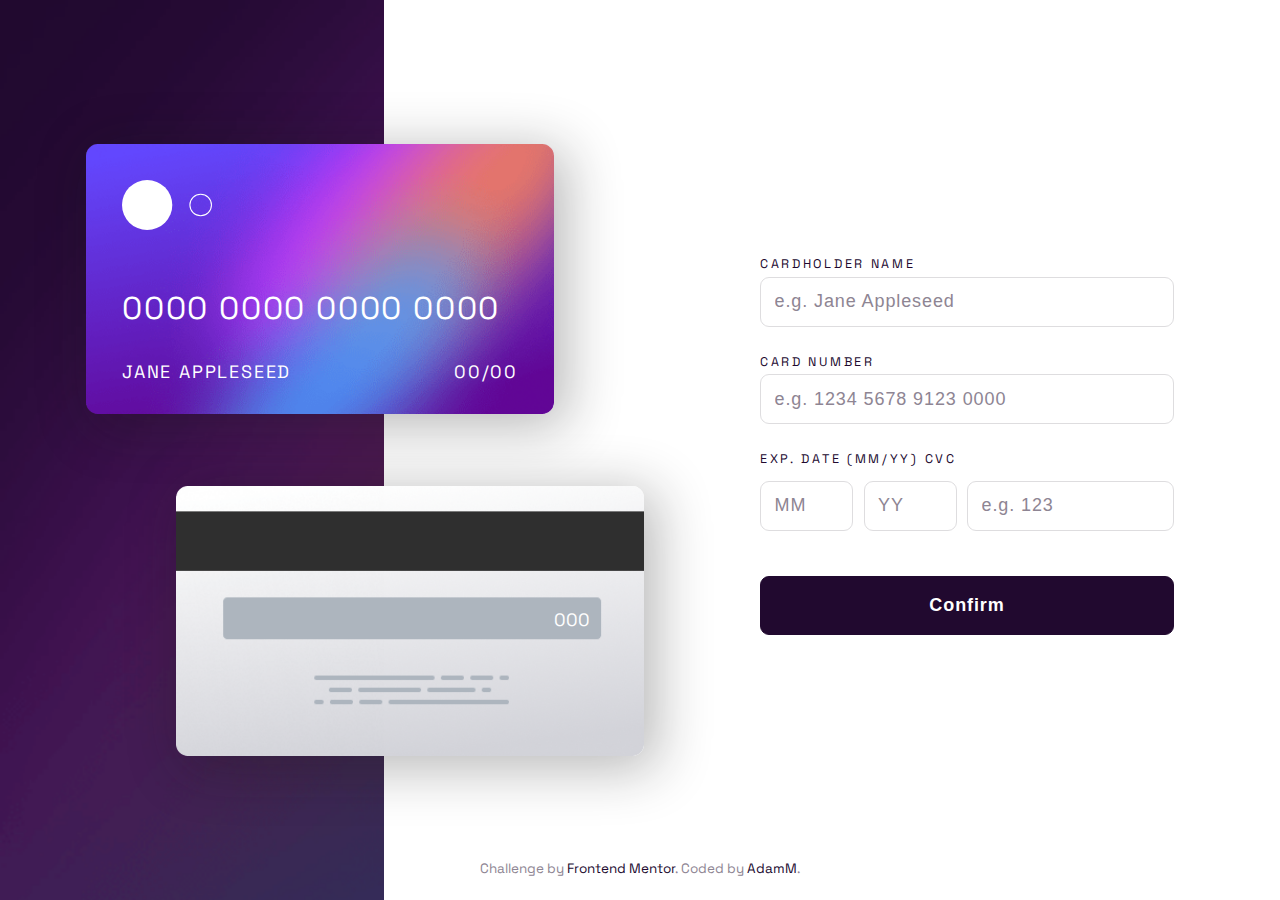
<file: interactive-card-details/index.html>
<!DOCTYPE html>
<html lang="en">
  <head>
    <meta charset="UTF-8" />
    <meta name="viewport" content="width=device-width, initial-scale=1.0" />
    <!-- displays site properly based on user's device -->

    <link
      rel="icon"
      type="image/png"
      sizes="32x32"
      href="./images/favicon-32x32.png"
    />

    <title>Frontend Mentor | Interactive card details form</title>

    <!-- custom style css -->
    <link rel="stylesheet" href="main.css" />
  </head>
  <body>
    <main>
      <!-- main form-container -->
      <div class="main-container">
        <!--div left-->
        <div class="left flex">
          <div class="bank-card back-view">
            <img
              class="bank-card-img"
              src="images/bg-card-back.png"
              alt="bank-card-back view"
            />
            <span id="cvc">000</span>
          </div>

          <div class="bank-card front-view">
            <img
              class="bank-card-img"
              src="images/bg-card-front.png"
              alt="front-card-back view"
            />
            <img id="logo" src="images/card-logo.svg" alt="card logo" />

            <span id="card-number">0000 0000 0000 0000</span>
            <span id="name">Jane Appleseed</span>
            <span id="exp-date"
              ><span id="exp-month">00</span>/<span id="exp-year"
                >00</span
              ></span
            >
          </div>
        </div>
        <!-- /.left-->

        <!--div right-->
        <div class="right flex">
          <!--form-->
          <form id="my-form" action="#">
            <!--form-container-->
            <div class="form-container">
              <!--name-->
              <label for="card-name-input">Cardholder Name</label>
              <input
                class="input"
                id="card-name-input"
                type="text"
                placeholder="e.g. Jane Appleseed"
              />
              <span class="errorMes" role="alert" aria-hidden="true"
                >Can't be blank</span
              >
              <!-- card-number -->
              <label for="card-number-input">Card Number</label>
              <input
                class="input detail-input"
                id="card-number-input"
                type="text"
                placeholder="e.g. 1234 5678 9123 0000"
              />
              <span class="errorMes" role="alert" aria-hidden="true"
                >Can't be blank</span
              >
              <!--exp date and cvc-->
              <label>Exp. Date (MM/YY) CVC</label>
              <div class="details-container">
                <div class="input-area">
                  <input
                    class="input detail-input"
                    id="month-input"
                    type="text"
                    placeholder="MM"
                  />
                  <span class="errorMes" role="alert" aria-hidden="true"
                    >Can't be blank</span
                  >
                </div>
                <div class="input-area">
                  <input
                    class="input detail-input"
                    id="year-input"
                    type="text"
                    placeholder="YY"
                  />
                  <span class="errorMes" role="alert" aria-hidden="true"
                    >Can't be blank</span
                  >
                </div>
                <div class="input-area">
                  <input
                    class="input detail-input"
                    id="cvc-input"
                    type="text"
                    placeholder="e.g. 123"
                  />
                  <span class="errorMes" role="alert" aria-hidden="true"
                    >Can't be blank</span
                  >
                </div>
              </div>
              <button class="btn" type="Submit">Confirm</button>
            </div>
            <!--/.form-container-->
          </form>
          <!--/form-->
          <div id="confirm" class="hidden flex">
            <img src="images/icon-complete.svg" alt="icon complete" />
            <h2>Thank You</h2>
            <span> We've added your card details</span>

            <button id="continue" class="btn" type="submit">Confirm</button>
          </div>
        </div>
        <!--/.right-->
      </div>
      <!--/.main-container-->
    </main>
    <footer class="attribution">
      Challenge by
      <a href="https://www.frontendmentor.io?ref=challenge" target="_blank"
        >Frontend Mentor</a
      >. Coded by <a href="https://github.com/AdamMzkr">AdamM</a>.
    </footer>
 <script src="main.js"></script>
  </body>
 
</html>
</file>
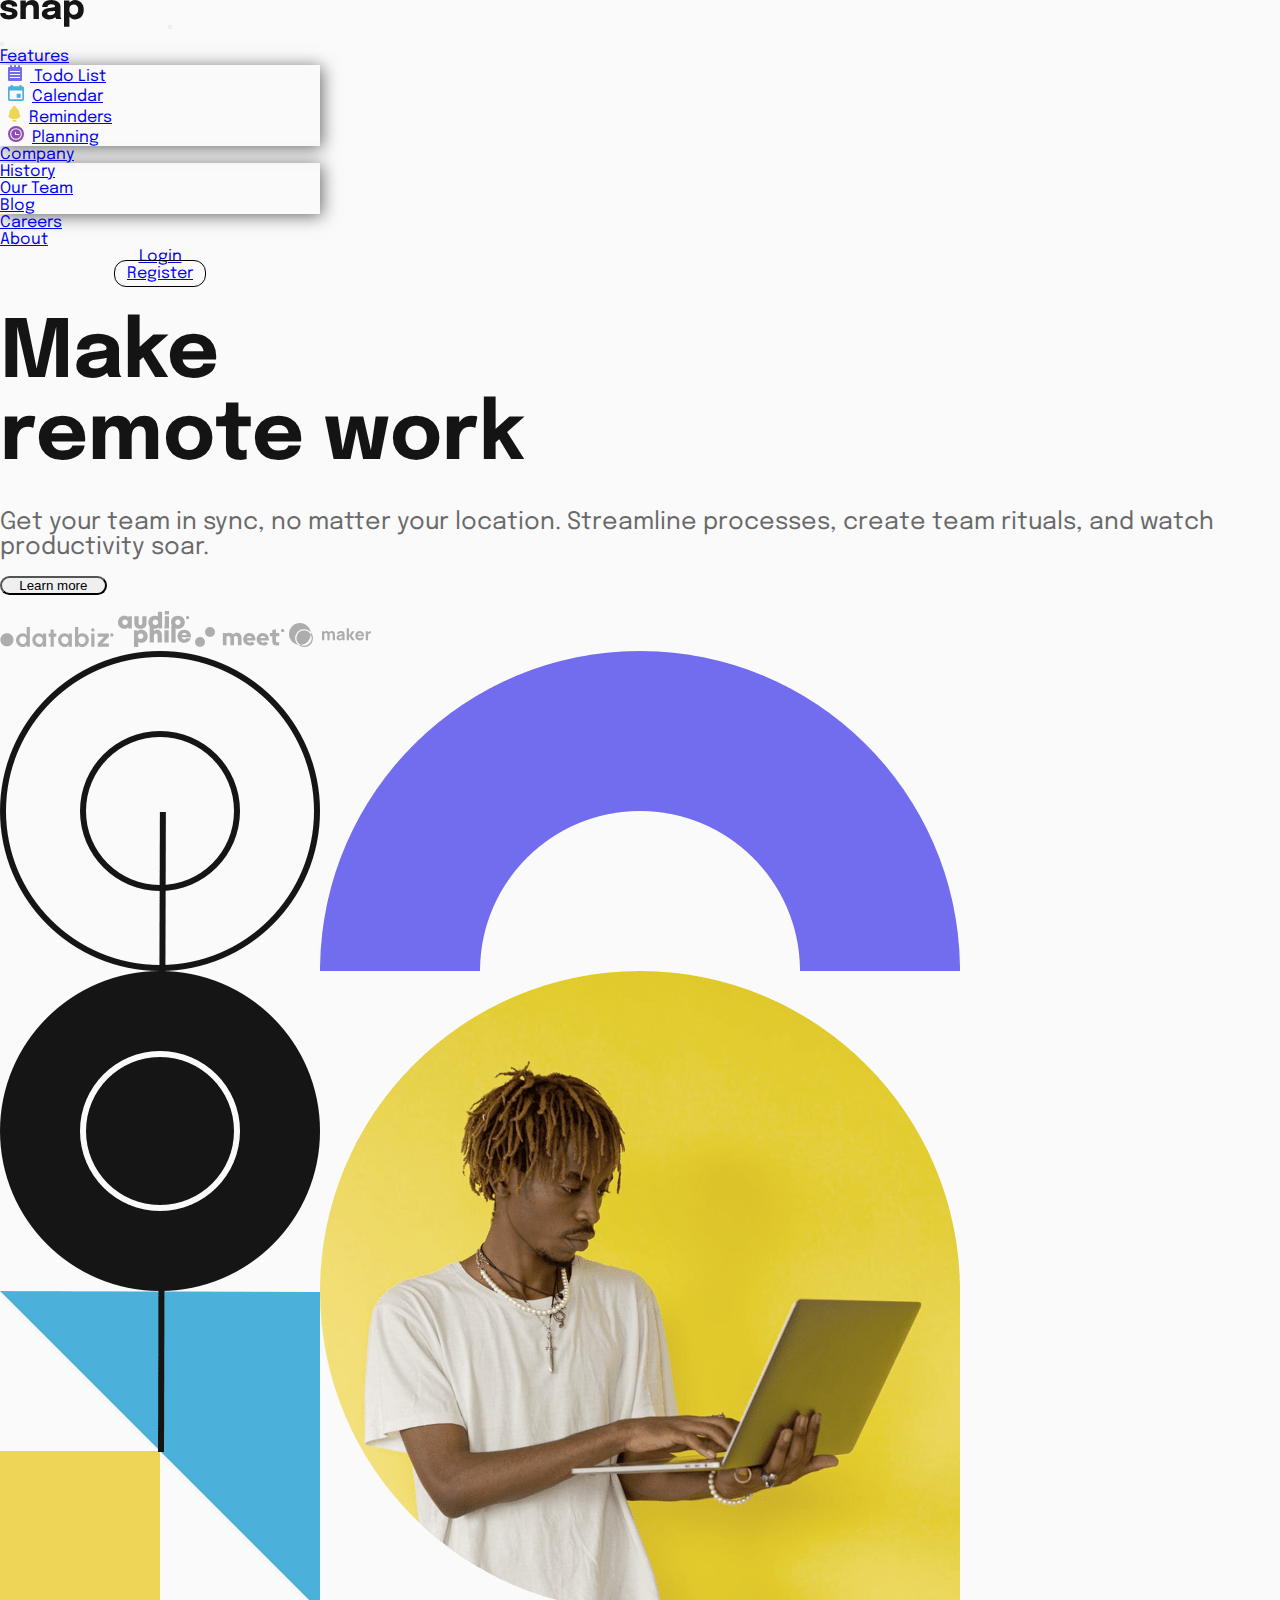
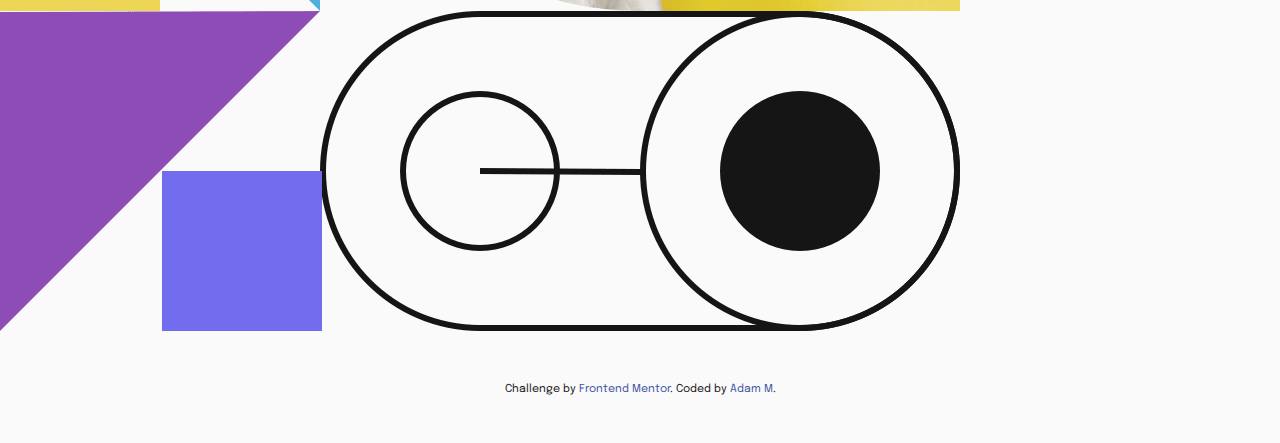
<file: intro-section-dropdown-nav/index.html>
<!DOCTYPE html>
<html lang="en">
  <head>
    <meta charset="UTF-8" />
    <meta name="viewport" content="width=device-width, initial-scale=1.0" />
    <!-- displays site properly based on user's device -->

    <link
      rel="icon"
      type="image/png"
      sizes="32x32"
      href="./images/favicon-32x32.png"
    />

    <title>Frontend Mentor | Intro section with dropdown navigation</title>

    <!-- Feel free to remove these styles or customise in your own stylesheet 👍 -->
    <link rel="stylesheet" href="main.css" />
    <!-- add bootstrap -->
    <link
      href="https://cdn.jsdelivr.net/npm/bootstrap@5.2.2/dist/css/bootstrap.min.css"
      rel="stylesheet"
      integrity="sha384-Zenh87qX5JnK2Jl0vWa8Ck2rdkQ2Bzep5IDxbcnCeuOxjzrPF/et3URy9Bv1WTRi"
      crossorigin="anonymous"
    />
    <script
      src="https://cdn.jsdelivr.net/npm/bootstrap@5.2.2/dist/js/bootstrap.bundle.min.js"
      integrity="sha384-OERcA2EqjJCMA+/3y+gxIOqMEjwtxJY7qPCqsdltbNJuaOe923+mo//f6V8Qbsw3"
      crossorigin="anonymous"
    ></script>
  </head>
  <body>
    <!-- navigation start -->
    <nav class="navbar navbar-expand-lg">
      <div class="container">
        <a class="navbar-brand logo fw-bold fs-1" href="#"
          ><img src="images/logo.svg" alt="logo"
        /></a>
        <button
          class="navbar-toggler"
          type="button"
          data-bs-toggle="offcanvas"
          data-bs-target="#offcanvasNavbar"
          aria-controls="offcanvasNavbar"
        >
          <span class="navbar-toggler-icon"></span>
        </button>
        <div class="offcanvas offcanvas-end" tabindex="-1" id="offcanvasNavbar">
          <div class="offcanvas-header">
            <span></span>
            <button
              type="button"
              class="btn-close"
              data-bs-dismiss="offcanvas"
              aria-label="Close"
            ></button>
          </div>
          <!-- offcans-bosy start -->
          <div class="offcanvas-body">
            <ul class="navbar-nav justify-content-start flex-grow-1 pe-3">
              <li class="nav-item dropdown">
                <a
                  class="nav-link dropdown-toggle"
                  href="#"
                  role="button"
                  data-bs-toggle="dropdown"
                  aria-expanded="false"
                >
                  Features
                </a>
                <ul class="dropdown-menu border-0">
                  <li>
                    <a class="dropdown-item" href="#"
                      ><img class="icon" src="images/icon-todo.svg" alt="" />
                      Todo List</a
                    >
                  </li>
                  <li>
                    <a class="dropdown-item" href="#"
                      ><img
                        class="icon"
                        src="images/icon-calendar.svg"
                        alt=""
                      />Calendar</a
                    >
                  </li>
                  <li>
                    <a class="dropdown-item" href="#"
                      ><img
                        class="icon"
                        src="images/icon-reminders.svg"
                        alt=""
                      />Reminders</a
                    >
                  </li>
                  <li>
                    <a class="dropdown-item" href="#"
                      ><img
                        class="icon"
                        src="images/icon-planning.svg"
                        alt=""
                      />Planning</a
                    >
                  </li>
                </ul>
              </li>
              <li class="nav-item dropdown">
                <a
                  class="nav-link dropdown-toggle"
                  href="#"
                  role="button"
                  data-bs-toggle="dropdown"
                  aria-expanded="false"
                >
                  Company
                </a>
                <ul class="dropdown-menu border-0">
                  <li><a class="dropdown-item" href="#">History</a></li>
                  <li><a class="dropdown-item" href="#">Our Team</a></li>
                  <li><a class="dropdown-item" href="#">Blog</a></li>
                </ul>
              </li>
              <li class="nav-item">
                <a class="nav-link" href="#">Careers</a>
              </li>
              <li class="nav-item">
                <a class="nav-link" href="#">About</a>
              </li>
            </ul>
            <ul
              class="navbar-nav login-nav justify-content-center justify-content-lg-end flex-grow-1 pe-3"
            >
              <li class="nav-item">
                <a class="nav-link" href="#">Login</a>
              </li>
              <li class="nav-item">
                <a id="register" class="nav-link" href="#">Register </a>
              </li>
            </ul>
          </div>
          <!-- offcans-bosy end -->
        </div>
      </div>
    </nav>
    <!-- navigation end -->

    <main>
      <div class="container">
        <div class="row hero d-flex">
          <!-- start left section -->
          <section
            class="d-flex flex-column content col-12 col-lg-7 order-2 order-lg-1"
          >
            <h1 class="fw-bold my-4">
              Make<br />
              remote work
            </h1>
            <p class="px-2">
              Get your team in sync, no matter your location. Streamline
              processes, create team rituals, and watch productivity soar.
            </p>
            <button type="button" class="btn btn-dark">Learn more</button>
            <div class="clients my-5 mx-2">
              <div class="row">
                <img
                  class="col-3 p-4"
                  src="images/client-databiz.svg"
                  alt="client databiz logo "
                />
                <img
                  class="col-3"
                  src="images/client-audiophile.svg"
                  alt="client audiophile logo "
                />
                <img
                  class="col-3 p-4"
                  src="images/client-meet.svg"
                  alt="client meet logo "
                />
                <img
                  class="col-3 p-3"
                  src="images/client-maker.svg"
                  alt="client maker "
                />
              </div>
            </div>
          </section>
          <!-- end left section -->
          <div class="col-12 col-lg-5 order-1 order-lg-2">
            <img
              class="hero-image img-fluid"
              src="images/image-hero-mobile.png"
              alt="hero image"
            />
          </div>
        </div>
      </div>
    </main>
    <footer class="attribution py-3">
      Challenge by
      <a href="https://www.frontendmentor.io?ref=challenge" target="_blank"
        >Frontend Mentor</a
      >. Coded by <a href="#">Adam M</a>.
    </footer>
  </body>
</html>
</file>
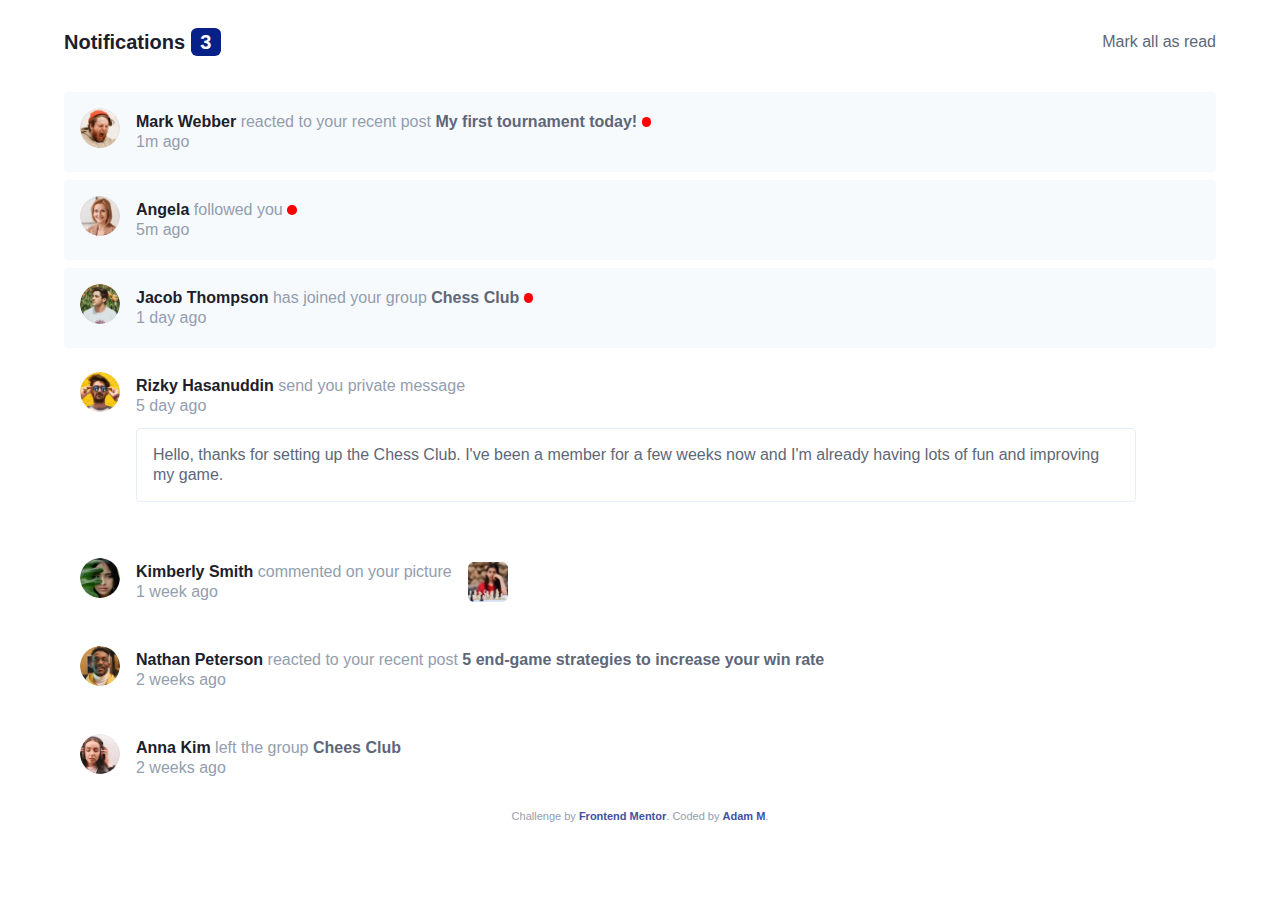
<file: notificatios-page/index.html>
<!DOCTYPE html>
<html lang="en">
  <head>
    <meta charset="UTF-8" />
    <meta name="viewport" content="width=device-width, initial-scale=1.0" />
    <!-- displays site properly based on user's device -->

    <link
      rel="icon"
      type="image/png"
      sizes="32x32"
      href="./images/favicon-32x32.png"
    />

    <title>Frontend Mentor | Notifications page</title>

    <!-- Feel free to remove these styles or customise in your own stylesheet 👍 -->
    <link rel="stylesheet" href="main.css" />
  </head>
  <body>
    <main>
      <div class="container">
        <header class="f-row">
          <h1>Notifications <span id="counter">3</span></h1>
          <span id="done">Mark all as read</span>
        </header>
        <!-- section with messages -->
        <div id="messages">
          <!-- 1st message -->
          <div class="message new f-row">
            <img
              class="img"
              src="images/avatar-mark-webber.webp"
              alt="Marc avatar"
            />
            <div class="text">
              <a class="user" href="#">Mark Webber</a> reacted to your recent
              post <a class="post" href="#">My first tournament today!</a>
              <div class="dot"></div>

              <span class="time">1m ago</span>
            </div>
          </div>
          <!-- 2nd message -->
          <div class="message new f-row">
            <img
              class="img"
              src="images/avatar-angela-gray.webp"
              alt="Angela avatar"
            />
            <div class="text">
              <a class="user" href="#">Angela</a> followed you
              <div class="dot"></div>

              <span class="time">5m ago</span>
            </div>
          </div>
          <!-- 3th message -->
          <div class="message new f-row">
            <img
              class="img"
              src="images/avatar-jacob-thompson.webp"
              alt="Jacob avatar"
            />
            <div class="text">
              <a class="user" href="#"> Jacob Thompson</a> has joined your group
              <a class="post" href="#">Chess Club</a>
              <div class="dot"></div>

              <span class="time">1 day ago</span>
            </div>
          </div>
          <!-- 4th message -->
          <div class="message f-row">
            <img
              class="img"
              src="images/avatar-rizky-hasanuddin.webp"
              alt="Rizky avatar"
            />
            <div class="text">
              <a class="user" href="#"> Rizky Hasanuddin</a> send you private
              message
              <span class="time">5 day ago</span>
              <p class="private-mess">
                Hello, thanks for setting up the Chess Club. I've been a member
                for a few weeks now and I'm already having lots of fun and
                improving my game.
              </p>
            </div>
          </div>
          <!-- 5th message -->
          <div class="message f-row">
            <img
              class="img"
              src="images/avatar-kimberly-smith.webp"
              alt="Kimberly avatar"
            />
            <div class="text">
              <div class="comment f-row">
                <div class="left">
                  <a class="user" href="#"> Kimberly Smith</a> commented on your
                  picture
                  <span class="time">1 week ago</span>
                </div>
                <img
                  class="picture"
                  src="images/image-chess.webp"
                  alt="chees picture"
                />
              </div>
            </div>
          </div>
          <!-- 6th message -->
          <div class="message f-row">
            <img
              class="img"
              src="images/avatar-nathan-peterson.webp"
              alt="Nathan avatar"
            />
            <div class="text">
              <a class="user" href="#"> Nathan Peterson</a> reacted to your
              recent post
              <a class="post" href="#"
                >5 end-game strategies to increase your win rate</a
              >
              <span class="time"> 2 weeks ago</span>
            </div>
          </div>
          <!-- 7th message -->
          <div class="message f-row">
            <img
              class="img"
              src="images/avatar-anna-kim.webp"
              alt="Anna avatar"
            />
            <div class="text">
              <a class="user" href="#">Anna Kim</a> left the group
              <a class="post" href="#">Chees Club</a>

              <span class="time">2 weeks ago</span>
            </div>
          </div>
          <!--end messages-->
        </div>
      </div>
    </main>
    <footer class="attribution">
      Challenge by
      <a href="https://www.frontendmentor.io?ref=challenge" target="_blank"
        >Frontend Mentor</a
      >. Coded by <a href="https://github.com/AdamMzkr">Adam M</a>.
    </footer>
    <script src="main.js"></script>
  </body>
</html>
</file>
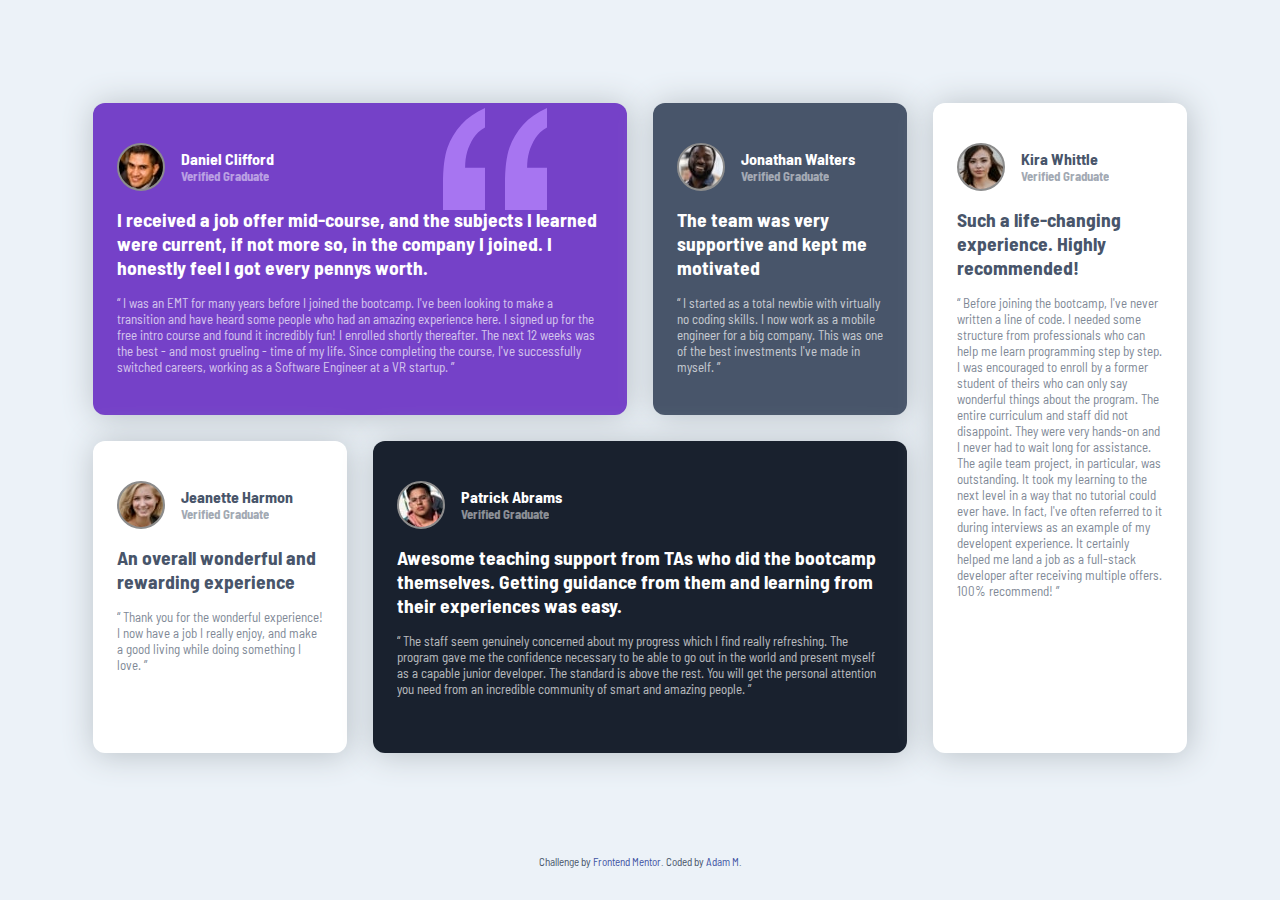
<file: testimonials-grid/index.html>
<!DOCTYPE html>
<html lang="en">
  <head>
    <meta charset="UTF-8" />
    <meta name="viewport" content="width=device-width, initial-scale=1.0" />
    <!-- displays site properly based on user's device -->

    <link
      rel="icon"
      type="image/png"
      sizes="32x32"
      href="./images/favicon-32x32.png"
    />

    <title>Frontend Mentor | [Challenge Name Here]</title>

    <!-- Feel free to remove these styles or customise in your own stylesheet 👍 -->
    <link rel="stylesheet" href="main.css" />
  </head>
  <body>
    <main>
      <div class="container grid">
        <section id="dan" class="testimonial">
          <header class="flex">
            <div class="avatar"></div>
            <div class="user-name">
              <h1>Daniel Clifford</h1>
              <h3>Verified Graduate</h3>
            </div>
          </header>

          <h2>
            I received a job offer mid-course, and the subjects I learned were
            current, if not more so, in the company I joined. I honestly feel I
            got every pennys worth.
          </h2>
          <p>
            “ I was an EMT for many years before I joined the bootcamp. I've
            been looking to make a transition and have heard some people who had
            an amazing experience here. I signed up for the free intro course
            and found it incredibly fun! I enrolled shortly thereafter. The next
            12 weeks was the best - and most grueling - time of my life. Since
            completing the course, I've successfully switched careers, working
            as a Software Engineer at a VR startup. ”
          </p>
        </section>

        <section id="joan" class="testimonial">
          <header class="flex">
            <div class="avatar"></div>
            <div class="user-name">
              <h1>Jonathan Walters</h1>
              <h3>Verified Graduate</h3>
            </div>
          </header>

          <h2>The team was very supportive and kept me motivated</h2>

          <p>
            “ I started as a total newbie with virtually no coding skills. I now
            work as a mobile engineer for a big company. This was one of the
            best investments I've made in myself. ”
          </p>
        </section>

        <section id="jean" class="testimonial">
          <header class="flex">
            <div class="avatar"></div>
            <div class="user-name">
              <h1>Jeanette Harmon</h1>
              <h3>Verified Graduate</h3>
            </div>
          </header>

          <h2>An overall wonderful and rewarding experience</h2>

          <p>
            “ Thank you for the wonderful experience! I now have a job I really
            enjoy, and make a good living while doing something I love. ”
          </p>
        </section>

        <section id="pat" class="testimonial">
          <header class="flex">
            <div class="avatar"></div>
            <div class="user-name">
              <h1>Patrick Abrams</h1>
              <h3>Verified Graduate</h3>
            </div>
          </header>

          <h2>
            Awesome teaching support from TAs who did the bootcamp themselves.
            Getting guidance from them and learning from their experiences was
            easy.
          </h2>

          <p>
            “ The staff seem genuinely concerned about my progress which I find
            really refreshing. The program gave me the confidence necessary to
            be able to go out in the world and present myself as a capable
            junior developer. The standard is above the rest. You will get the
            personal attention you need from an incredible community of smart
            and amazing people. ”
          </p>
        </section>

        <section id="kir" class="testimonial">
          <header class="flex">
            <div class="avatar"></div>
            <div class="user-name">
              <h1>Kira Whittle</h1>
              <h3>Verified Graduate</h3>
            </div>
          </header>

          <h2>Such a life-changing experience. Highly recommended!</h2>
          <p>
            “ Before joining the bootcamp, I've never written a line of code. I
            needed some structure from professionals who can help me learn
            programming step by step. I was encouraged to enroll by a former
            student of theirs who can only say wonderful things about the
            program. The entire curriculum and staff did not disappoint. They
            were very hands-on and I never had to wait long for assistance. The
            agile team project, in particular, was outstanding. It took my
            learning to the next level in a way that no tutorial could ever
            have. In fact, I've often referred to it during interviews as an
            example of my developent experience. It certainly helped me land a
            job as a full-stack developer after receiving multiple offers. 100%
            recommend! ”
          </p>
        </section>
      </div>
    </main>

    <footer class="attribution">
      Challenge by
      <a href="https://www.frontendmentor.io?ref=challenge" target="_blank"
        >Frontend Mentor</a
      >. Coded by <a href="#">Adam M</a>.
    </footer>
  </body>
</html>
</file>
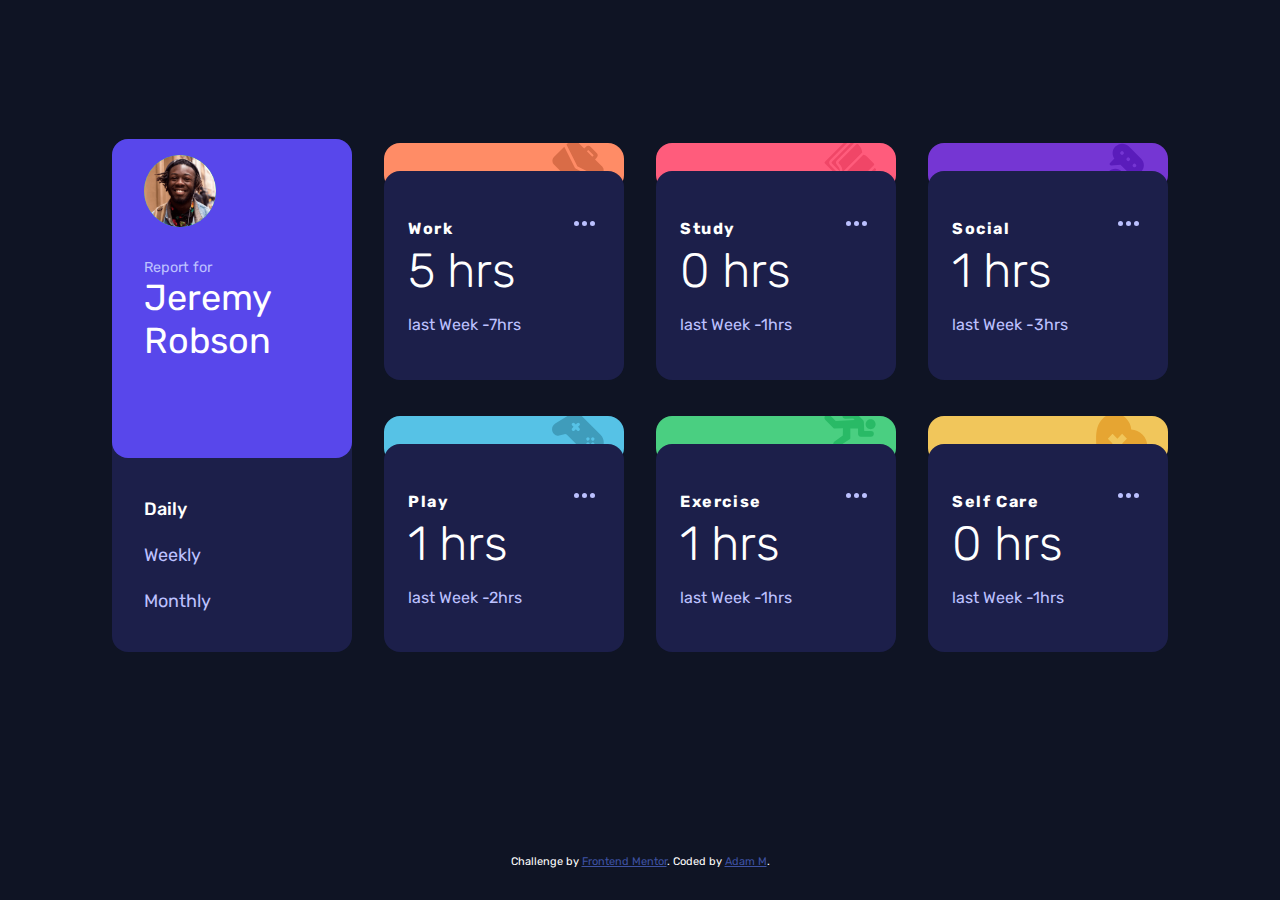
<file: time-tracking-dashboard/index.html>
<!DOCTYPE html>
<html lang="en">
  <head>
    <meta charset="UTF-8" />
    <meta name="viewport" content="width=device-width, initial-scale=1.0" />
    <!-- displays site properly based on user's device -->

    <link
      rel="icon"
      type="image/png"
      sizes="32x32"
      href="./images/favicon-32x32.png"
    />

    <title>Frontend Mentor | Time tracking dashboard</title>

    <!-- Feel free to remove these styles or customise in your own stylesheet 👍 -->
    <link rel="stylesheet" href="main.css" />
  </head>
  <body>
    <main>
      <div class="container grid">
        <!-- user-info start -->
        <section id="user-info">
          <article id="user-data">
            <div class="container flex">
              <img
                class="avatar"
                src="images/image-jeremy.png"
                alt="robson face"
              />
              <h1>
                <span>Report for</span>
                Jeremy Robson
              </h1>
            </div>
          </article>
          <div class="time">
            <ul>
              <li id="day" class="active">Daily</li>
              <li id="week">Weekly</li>
              <li id="month">Monthly</li>
            </ul>
          </div>
        </section>
        <!-- user-info end -->
        <section class="activity" id="work">
          <header class="header"></header>
          <div class="activ-container">
            <div class="cont-title">
              <h2 class="activ-name">Work</h2>
              <div class="dot"></div>
            </div>
            <div class="details">
              <h1 class="activ-time"><span class="current">5</span> hrs</h1>
              <h3>last Week -<span class="last">7</span>hrs</h3>
            </div>
          </div>
        </section>

        <section class="activity" id="play">
          <header class="header"></header>
          <div class="activ-container">
            <div class="cont-title">
              <h2 class="activ-name">Play</h2>
              <div class="dot"></div>
            </div>
            <div class="details">
              <h1 class="activ-time"><span class="current">5</span> hrs</h1>
              <h3>last Week -<span class="last">7</span>hrs</h3>
            </div>
          </div>
        </section>

        <section class="activity" id="study">
          <header class="header"></header>
          <div class="activ-container">
            <div class="cont-title">
              <h2 class="activ-name">Study</h2>
              <div class="dot"></div>
            </div>
            <div class="details">
              <h1 class="activ-time"><span class="current">5</span> hrs</h1>
              <h3>last Week -<span class="last">7</span>hrs</h3>
            </div>
          </div>
        </section>

        <section class="activity" id="exercise">
          <header class="header"></header>
          <div class="activ-container">
            <div class="cont-title">
              <h2 class="activ-name">Exercise</h2>
              <div class="dot"></div>
            </div>
            <div class="details">
              <h1 class="activ-time"><span class="current">5</span> hrs</h1>
              <h3>last Week -<span class="last">7</span>hrs</h3>
            </div>
          </div>
        </section>

        <section class="activity" id="social">
          <header class="header"></header>
          <div class="activ-container">
            <div class="cont-title">
              <h2 class="activ-name">Social</h2>
              <div class="dot"></div>
            </div>
            <div class="details">
              <h1 class="activ-time"><span class="current">5</span> hrs</h1>
              <h3>last Week -<span class="last">7</span>hrs</h3>
            </div>
          </div>
        </section>

        <section class="activity" id="self-care">
          <header class="header"></header>
          <div class="activ-container">
            <div class="cont-title">
              <h2 class="activ-name">Self Care</h2>
              <div class="dot"></div>
            </div>
            <div class="details">
              <h1 class="activ-time"><span class="current">5</span> hrs</h1>
              <h3>last Week -<span class="last">7</span>hrs</h3>
            </div>
          </div>
        </section>

        <div class="draft">
          Work 5hrs
          <!-- daily -->
          Previous - 7hrs
          <!-- daily -->
          32hrs
          <!-- weekly -->
          Previous - 36hrs
          <!-- weekly -->
          103hrs
          <!-- monthly -->
          Previous - 128hrs
          <!-- monthly -->

          Play 1hr
          <!-- daily -->
          Previous - 2hrs
          <!-- daily -->
          10hrs
          <!-- weekly -->
          Previous - 8hrs
          <!-- weekly -->
          23hrs
          <!-- monthly -->
          Previous - 29hrs
          <!-- monthly -->

          Study 0hrs
          <!-- daily -->
          Previous - 1hr
          <!-- daily -->
          4hrs
          <!-- weekly -->
          Previous - 7hrs
          <!-- weekly -->
          13hrs
          <!-- monthly -->
          Previous - 19hrs
          <!-- monthly -->

          Exercise 1hr
          <!-- daily -->
          Previous - 1hr
          <!-- daily -->
          4hrs
          <!-- weekly -->
          Previous - 5hrs
          <!-- weekly -->
          11hrs
          <!-- monthly -->
          Previous - 18hrs
          <!-- monthly -->

          Social 1hr
          <!-- daily -->
          Previous - 3hrs
          <!-- daily -->
          5hrs
          <!-- weekly -->
          Previous - 10hrs
          <!-- weekly -->
          21hrs
          <!-- monthly -->
          Previous - 23hrs
          <!-- monthly -->

          Self Care 0hrs
          <!-- daily -->
          Previous - 1hr
          <!-- daily -->
          2hrs
          <!-- weekly -->
          Previous - 2hrs
          <!-- weekly -->
          7hrs
          <!-- monthly -->
          Previous - 11hrs
          <!-- monthly -->
        </div>
      </div>
    </main>

    <footer class="attribution">
      Challenge by
      <a href="https://www.frontendmentor.io?ref=challenge" target="_blank"
        >Frontend Mentor</a
      >. Coded by <a href="https://github.com/AdamMzkr">Adam M</a>.
    </footer>
    <script src="main.js"></script>
  </body>
</html>
</file>
<file: interactive-card-details/main.css>
@import url("https://fonts.googleapis.com/css2?family=Space+Grotesk:wght@500&display=swap");
:root {
  --white: hsl(0, 0%, 100%);
  --shadow: hsla(0, 0%, 9%, 30%);
  --lightGrayishViolet: hsl(270, 3%, 87%);
  --darkGrayishViolet: hsl(279, 6%, 55%);
  --veryDarkViolet: hsl(278, 68%, 11%);
  --veryDarkVioletBTN: hsl(278, 70%, 25%);
}
/*** reset margins and paddings ***/
* {
  margin: 0;
  padding: 0;
  box-sizing: border-box;
}
/**** animations ******/
@keyframes right-move {
  0% {
    right: -250px;
  }
  100% {
    right: 0px;
  }
}
@keyframes left-move {
  0% {
    left: -250px;
  }
  100% {
    left: 0px;
  }
}
@keyframes top-move {
  0% {
    opacity: 0;
  }
  100% {
    opacity: 100%;
  }
}
/***** main style *****/
body {
  background: url(images/bg-main-mobile.png);
  background-size: cover;
  background-repeat: no-repeat;
  font-family: "Space Grotesk", sans-serif;
}
main {
  height: 100%;
}
.flex {
  display: flex;
  justify-content: center;
  flex-direction: column;
}

.main-container {
  display: flex;
  flex-direction: column;
}
/***** card images  *****/
.left {
  align-items: center;
  width: 90%;
  height: 20rem;
}
.bank-card-img {
  width: 18rem;
  height: 9.5rem;
  border-radius: 0.65rem;
  box-shadow: 0.5rem 0.5rem 3em 0.2rem var(--shadow);
}
.bank-card {
  position: relative;
  display: inline-block;
  width: 18rem;
  height: 9.5rem;
  color: var(--white);
}
.back-view {
  margin: 1rem 0 0 6rem;
  animation: right-move 1s;
}
.front-view {
  margin: -4.25rem 0 0 0;
  animation: left-move 1s;
}
/*****positioned text on card image (mobile size) *****/
#cvc {
  position: absolute;
  top: 4.25rem;
  font-size: 0.7rem;
  right: 2.75rem;
}

#card-number {
  position: absolute;
  font-size: 1.15rem;
  letter-spacing: 0.1rem;
  top: 5rem;
  left: 1rem;
}

#exp-date,
#name {
  position: absolute;
  top: 7.5rem;
  right: 2rem;
  text-transform: uppercase;
  font-size: 0.7rem;
  letter-spacing: 0.1rem;
}
#name {
  left: 1rem;
}
#logo {
  position: absolute;
  top: 1rem;
  left: 1rem;
  width: 3.5rem;
}
/*****form positioned emenents *****/
.right {
  align-items: center;
  background-color: white;
  height: 80vh;
  margin: -5rem 0 0 0;
}

.input {
  width: 100%;
  font-size: 1rem;
  display: block;
  border-radius: 0.5rem;
  border: 1px solid var(--lightGrayishViolet);
  padding: 0.75em;
}
.form-container {
  margin: 0.5rem 0 0 0;
  padding: 1rem;
}
input::placeholder {
  color: var(--darkGrayishViolet);
  letter-spacing: 0.05rem;
}
.form-container label {
  display: block;
  margin: 1.5rem 0 0.25rem 0 !important;
  text-transform: uppercase;
  font-size: 0.7rem;
  letter-spacing: 0.15rem;
  color: var(--veryDarkViolet);
}

.details-container {
  padding: 0.5rem 0;
  display: flex;
  flex-direction: row;
  justify-content: space-between;
}
.input-area {
  width: 100%;
  display: block;
}

.input-area:nth-child(1),
.input-area:nth-child(2) {
  width: 22.5%;
}
.input-area:last-child {
  width: 50%;
}
.btn {
  width: 100%;
  margin: 2rem 0;
  color: var(--white);
  font-weight: 600;
  padding: 1rem;
  font-size: 1rem;
  letter-spacing: 0.05rem;
  background-color: var(--veryDarkViolet);
  border: 1px solid var(--veryDarkViolet);
  border-radius: 0.5rem;
  transition: 0.25s;
}
.btn:hover {
  background-color: var(--veryDarkVioletBTN);
}
/***** confirm div style****/
#confirm {
  text-transform: uppercase;
  width: 15rem;
  align-items: center;
  animation: top-move 1s;
}
#confirm span {
  color: var(--darkGrayishViolet);
  text-transform: none;
  font-size: 1rem;
  margin: 0.75rem 0;
}

#confirm img {
  width: 5rem;
  margin: 1rem 0;
}

.attribution {
  font-size: 0.75rem;
  text-align: center;
  position: relative;
  margin: -3em 0 0 0;
  color: var(--darkGrayishViolet);
}
.attribution a {
  color: var(--veryDarkViolet);
  text-decoration: none;
}
/*****tablet screen size *****/
@media only screen and (min-width: 768px) {
  .bank-card-img {
    width: 21rem;
    height: 11rem;
  }
  .bank-card {
    position: relative;
    display: inline-block;
    width: 21rem;
    height: 11rem;
  }

  /*****positioned text on card image (tablet size) *****/
  #card-number {
    font-size: 1.35rem;
    letter-spacing: 0.1rem;
    top: 6rem;
    left: 1.5rem;
  }

  #exp-date,
  #name {
    top: 8.75rem;
    right: 2rem;
    font-size: 0.8rem;
  }
  #name {
    left: 1.5rem;
  }
  #cvc {
    position: absolute;
    top: 4.85rem;
    font-size: 0.8rem;
    right: 2.75rem;
  }
  #logo {
    position: absolute;
    top: 1.5rem;
    left: 1.5rem;
    width: 4rem;
  }
}
/*****desktop screen size *****/
@media only screen and (min-width: 1024px) {
  html {
    font-size: 18px;
  }
  body {
    background: url(images/bg-main-desktop.png);
    background-size: cover;
    background-repeat: no-repeat;
  }
  .main-container {
    flex-direction: row;
  }
  .right {
    align-items: center;
    height: 100vh;
    width: 70%;
    margin: 0;
  }
  .form-container {
    width: 25rem;
    margin: 0 0 0 15rem;
  }
  .left {
    padding: 0 0 0 20%;
    height: 100vh;
    width: 30%;
  }
  .bank-card-img {
    width: 26rem;
    height: 15rem;
  }
  .bank-card {
    position: relative;
    display: inline-block;
    width: 26rem;
    height: 15rem;
  }
  .back-view {
    order: 1;
    margin: 4rem 0 0 10rem;
  }
  .front-view {
    margin: 0 0 0 0;
    order: 0;
  }
  /*****positioned text on card image (destop size) *****/
  #card-number {
    font-size: 1.75rem;
    letter-spacing: 0.1rem;
    top: 8rem;
    left: 2rem;
  }

  #exp-date,
  #name {
    top: 12rem;
    right: 2rem;
    font-size: 1rem;
  }
  #name {
    left: 2rem;
  }
  #cvc {
    position: absolute;
    top: 6.75rem;
    font-size: 1rem;
    right: 3rem;
  }
  #logo {
    position: absolute;
    top: 2rem;
    left: 2rem;
    width: 5rem;
  }
}
/***** error  mesages*****/

.errorMes {
  color: red;
  display: none;
  font-size: 0.8rem;
}

.visible {
  display: block;
  border-color: red;
}
.hidden {
  display: none;
}
.error {
  border: 1px solid red;
}
.valid {
  border: 1px solid green;
}
</file>
<file: intro-section-dropdown-nav/main.css>
@import url("https://fonts.googleapis.com/css2?family=Epilogue:wght@500;700&display=swap");
/* define colors */
:root {
  --almostWhite: hsl(0, 0%, 98%);
  --mediumGray: hsl(0, 0%, 41%);
  --almostBlack: hsl(0, 0%, 8%);
}
/* reset padding and margin in all elemants */
* {
  margin: 0;
  padding: 0;
}
body {
  color: var(--almostBlack);
  background-color: var(--almostWhite);
  font-family: "Epilogue", sans-serif;
}
.offcanvas {
  width: 20rem !important;
}
/*style main clases and tags on mobile view*/

.content {
  text-align: center;
}
br {
  display: none;
}

h1 {
  font-size: 2rem !important;
}
p {
  color: var(--mediumGray);
}
.logo {
  padding: 0 5rem 0 0;
}
.btn {
  width: 8em;
  margin: 1rem auto;
  border-radius: 0.75rem !important;
  transition: 0.25s;
}
.btn:hover {
  border: 1px solid black !important;
  background-color: white !important;
  color: black !important;
}

.dropdown-menu {
  box-shadow: 0.1rem 0.1rem 1rem var(--mediumGray);
}
.login-nav {
  text-align: center;
}
#register {
  margin: 0 0.75rem;
  border: 1px solid black;
  padding: 0.25rem 0.75rem;
  border-radius: 0.75rem;
}
#register:hover {
  background-color: var(--almostBlack);
  color: var(--almostWhite);
}
.icon {
  margin: 0 0.5rem;
}

.attribution {
  font-size: 11px;
  text-align: center;
  margin: 3rem;
}
.attribution a {
  color: hsl(228, 45%, 44%);
  text-decoration: none;
}

/*style main clases and tags on desktop view*/

@media screen and (min-width: 992px) {
  .content {
    text-align: left;
  }
  p {
    font-size: 1.5rem;
  }
  br {
    display: block;
  }
  .btn {
    margin: 1rem 0;
  }
  h1 {
    font-size: 5rem !important;
    padding: 2rem 0;
    text-align: left;
  }
  .hero-image {
    content: url(images/image-hero-desktop.png) !important;
  }
}
</file>
<file: notificatios-page/main.css>
/*defifnie colors as variable*/
:root {
  --white: hsl(0, 0%, 100%);
  --veryLightGrayishBlue: hsl(210, 60%, 98%);
  --lightGrayishBlue1: hsl(211, 68%, 94%);
  --lightGrayishBlue2: hsl(205, 33%, 90%);
  --grayishBlue: hsl(219, 14%, 63%);
  --darkGrayishBlue: hsl(219, 12%, 42%);
  --veryDarkBlue: hsl(224, 21%, 14%);
  --blue: hsl(228, 90%, 28%);
}
/*reset margin adn padding*/
* {
  padding: 0;
  margin: 0;
  box-sizing: border-box;
}
.f-row {
  display: flex;
  flex-direction: row;
}
/*main styles*/
body {
  background-color: var(--white);
  color: var(--grayishBlue);
  font-family: Verdana, Geneva, Tahoma, sans-serif;
  line-height: 1.25rem;
  font-size: 16px;
}

main {
  height: 100%;
}

.container {
  margin: 0 auto;
  width: 90%;
}
header {
  justify-content: space-between;
  padding: 2rem 0;
  color: var(--darkGrayishBlue);
  font-weight: 500;
}
h1 {
  font-size: 1.25rem;
  color: var(--veryDarkBlue);
}
#counter {
  color: var(--white);
  background-color: var(--blue);
  padding: 0.2rem 0.6rem;
  border-radius: 20%;
}

.message {
  border-radius: 0.25rem;
  margin: 0.5rem 0;
  padding: 1rem;
}
.new {
  background-color: var(--veryLightGrayishBlue);
}
a {
  text-decoration: none;
  font-weight: 600;
}
a:hover,
#done:hover {
  color: var(--blue);
  transition: 0.25s;
  cursor: pointer;
}
.user {
  color: var(--veryDarkBlue);
}
.post {
  color: var(--darkGrayishBlue);
}
.dot {
  display: inline-block;
  width: 0.6rem;
  height: 0.6rem;
  background-color: red;
  border-radius: 50%;
}

.img {
  width: 2.5rem;
  height: 2.5rem;
  border-radius: 50%;
}
.text {
  width: 90%;
  padding: 0.25rem;
  margin: 0 0 0 0.75rem;
}
.text span {
  display: block;
}
.private-mess {
  padding: 1rem;
  border: 1px solid var(--lightGrayishBlue1);
  border-radius: 0.25rem;
  margin: 0.75rem 0;
  color: var(--darkGrayishBlue);
}
.picture {
  width: 2.5rem;
  height: 2.5rem;
  margin: 0 1em;
}
.attribution {
  font-size: 11px;
  text-align: center;
}
.attribution a {
  color: hsl(228, 45%, 44%);
}
.hidden {
  display: none;
}
</file>
<file: testimonials-grid/main.css>
@import url("https://fonts.googleapis.com/css2?family=Barlow+Semi+Condensed:wght@500;600&display=swap");
:root {
  --violet: hsl(263, 55%, 52%);
  --grayishBlue: hsl(217, 19%, 35%);
  --blackishBlue: hsl(219, 29%, 14%);
  --white: hsl(0, 0%, 100%);

  --lightGray: hsl(0, 0%, 81%);
  --lightgrayishBlue: hsl(210, 46%, 95%);
  --border: hsl(0 0% 55%);
  --shadow: hsl(208, 10%, 75%);
}
* {
  margin: 0;
  padding: 0;
  box-sizing: border-box;
}
body {
  font-family: "Barlow Semi Condensed", sans-serif;
  color: var(--white);
  background-color: var(--lightgrayishBlue);
  font-size: 13px;
}
main {
  display: flex;
  justify-content: center;
  align-items: center;
  height: 100%;
}
.flex {
  display: flex;
  flex-direction: row;
  justify-content: flex-start;
  align-items: center;
}
.container {
  width: 80%;
}

.grid {
  display: grid;
  grid-template-columns: 100%;
  grid-template-rows: auto;
  grid-template-areas: "dan" "joan" "jean" "pat" "kir";
}
header {
  margin: 1rem 0;
}
.testimonial {
  margin: 1em;
  border-radius: 0.75rem;
  padding: 1.5rem;
    box-shadow: 0.1rem 0.1rem 2rem var(--shadow);
}
.testimonial h1 {
  font-size: 1rem;
}
.testimonial h3 {
  font-size: 0.8rem;
  opacity: 0.5;
}
.testimonial p {
  margin: 1rem 0;
  opacity: 0.7;
}
.avatar {
  width: 3rem;
  height: 3rem;
  border-radius: 5rem;
  border: 2px solid var(--border);
  margin: 0 1rem 0 0;
  background-position: center;
}

#dan {
  grid-area: dan;
  background-color: var(--violet);
  background-image: url(images/bg-pattern-quotation.svg);
  background-repeat: no-repeat;
  background-position: 150px 5px;
}
#dan .avatar {
  background-image: url(images/image-daniel.jpg);
}

#joan {
  grid-area: joan;
  background-color: var(--grayishBlue);
}
#joan .avatar {
  background-image: url(images/image-jonathan.jpg);
}

#jean {
  grid-area: jean;
  background-color: var(--white);
  color: var(--grayishBlue);
}
#jean .avatar {
  background-image: url(images/image-jeanette.jpg);
}

#pat {
  grid-area: pat;
  background-color: var(--blackishBlue);
}
#pat .avatar {
  background-image: url(images/image-patrick.jpg);
}

#kir {
  grid-area: kir;
  background-color: var(--white);
  color: var(--grayishBlue);
}
#kir .avatar {
  background-image: url(images/image-kira.jpg);
}
.attribution {
  color: var(--grayishBlue);
  font-size: 11px;
  text-align: center;
}
.attribution a {
  color: hsl(228, 45%, 44%);
  text-decoration: none;
}

@media only screen and (min-width: 1000px) {
  main {
    height: 95vh;
  }
  .container {
    width: 70rem;
  }
  .grid {
    grid-template-columns: 1fr 1fr 1fr 1fr;
    grid-template-rows: 1fr 1fr;
    grid-template-areas:
      "dan dan joan kir"
      "jean pat pat kir";
  }
  #dan {
    background-position: 350px 5px;
  }
}
</file>
<file: time-tracking-dashboard/main.css>
@import url("https://fonts.googleapis.com/css2?family=Rubik:wght@300;400;500&display=swap");
/* defined colors */
:root {
  --blue: hsl(246, 80%, 60%);

  --lightOrange/*(work)*/: hsl(15, 100%, 70%);
  --softBlue/*(play)*/: hsl(195, 74%, 62%);
  --lightRed/*(study)*/: hsl(348, 100%, 68%);
  --limeGreen/*(exercise)*/: hsl(145, 58%, 55%);
  --violet/*(social)*/: hsl(264, 64%, 52%);
  --softOrange/*(self care)*/: hsl(43, 84%, 65%);

  /* ### Neutral */

  --veryDarkBlue: hsl(226, 43%, 10%);
  --darkBlue: hsl(235, 46%, 20%);
  --desaturatedBlue: hsl(235, 45%, 61%);
  --paleBlue: hsl(236, 100%, 87%);
  --white: hsl(255 100% 100%);
}
/*main style for mobile */
.draft {
  display: none;
}
body {
  font-family: sans-serif;
  background-color: var(--veryDarkBlue);
  color: var(--white);
  font-family: "Rubik", sans-serif;
  font-size: 18px;
}
main {
  height: 100%;
  display: flex;
  justify-content: center;
  align-items: center;
}
* {
  margin: 0;
  padding: 0;
  box-sizing: border-box;
}

.flex {
  display: flex;
  justify-content: center;
  align-items: center;
}
/* define grid on mobile*/
.grid {
  display: grid;
  grid-template-columns: 100%;
  grid-template-rows: auto;
  grid-template-areas: "u-info" "work" "play" "exr" "study" "soc" "self";
}
#user-info {
  margin: 1rem 1rem 3rem 1rem;
  border-radius: 1rem;
  grid-area: u-info;
}
#work {
  grid-area: work;
}
#play {
  grid-area: play;
}
#study {
  grid-area: study;
}
#exercise {
  grid-area: exr;
}
#social {
  grid-area: soc;
}
#self-care {
  grid-area: self;
}
/*end grid*/
/*styled section*/
#user-data {
  background-color: var(--blue);
  border-radius: 1rem;
}
#user-data .container {
  padding: 2rem 1.5rem;
}
.avatar {
  margin: 0 1.5rem;
  width: 4em;
  height: 4em;
  background-color: var(--limeGreen);
  border-radius: 50%;
}
.time {
  padding: 1.75rem 0;
}
.time ul {
  list-style-type: none;
  display: flex;
  flex-direction: row;
  justify-content: space-around;
  width: 100%;
}
li {
  color: var(--paleBlue);
  cursor: pointer;
}
li:hover {
  color: var(--white);
}

.active {
  color: var(--white);
  font-weight: 500;
}

h1 {
  margin: 1rem 0 0 0;
  font-size: 1.5rem;
  font-weight: 400;
}
#user-data h1 span {
  font-size: 0.9rem;
  display: block;
  color: var(--paleBlue);
}
h3 {
  font-size: 1rem;
  font-weight: 400;
  color: var(--paleBlue);
}
.activity {
  margin: 1rem 1rem 3rem 1rem;
  border-radius: 1rem;
}
.dot {
  width: 2rem;
  height: 1rem;
  background-image: url(images/icon-ellipsis.svg);
  background-repeat: no-repeat;
  background-position: center;
}

.activ-name {
  font-size: 1rem;
  margin: 0.25rem 0;
  letter-spacing: 0.1rem;
}
.activ-time {
  font-size: 1.75rem;
  font-weight: 300;
}
.activ-container {
  padding: 1.5rem;
  display: flex;
  flex-direction: column;
  justify-content: space-between;
}
.cont-title,
.details {
  display: flex;
  justify-content: space-between;
}
.header {
  position: relative;
  height: 5rem;
  margin-top: -2.5rem;
  border-radius: 1rem;
  z-index: -1;
  background-size: 4.25rem;
  background-repeat: no-repeat;
  background-position: 14.5rem -0.2rem;
}
/*defined colors or each header*/

#work header {
  background-color: var(--lightOrange);
  background-image: url(images/icon-work.svg);
}
#play header {
  background-color: var(--softBlue);
  background-image: url(images/icon-play.svg);
}
#study header {
  background-color: var(--lightRed);
  background-image: url(images/icon-study.svg);
}
#exercise header {
  background-color: var(--limeGreen);
  background-image: url(images/icon-exercise.svg);
}
#social header {
  background-color: var(--violet);
  background-image: url(images/icon-social.svg);
}
#self-care header {
  background-color: var(--softOrange);
  background-image: url(images/icon-self-care.svg);
}
section {
  background-color: var(--darkBlue);
}

.attribution {
  font-size: 11px;
  text-align: center;
}
.attribution a {
  color: hsl(228, 45%, 44%);
}

@media only screen and (min-width: 900px) {
  main {
    height: 95vh;
    padding: 0 3rem;
  }
  .grid {
    grid-template-columns: 1fr 1fr 1fr 1fr;
    grid-template-rows: 1fr 1fr;
    grid-template-areas:
      "u-info work study soc"
      "u-info play exr self";
  }

  .header {
    height: 3rem;
    margin-top: -1.75rem;
    background-size: 3.25rem;
    background-repeat: no-repeat;
    background-position: 10.5rem -0.2rem;
  }
  #user-info {
    margin: -1rem 1rem 3rem 1rem;
    border-radius: 1rem;
    grid-area: u-info;
  }
  #user-data .container {
    padding: 1rem 2rem 5rem 2rem;
  }
  #user-data h1 {
    font-size: 2rem;
    padding: 0 5rem 0 0;
  }
  .avatar {
    margin: 0;
    padding: 0;
  }
  .activ-time {
    font-size: 3rem;
    margin: 0 0 1rem 0;
  }
  .flex {
    flex-direction: column;
    align-items: flex-start;
  }
  #user-data h1 {
    padding: 1rem 0;
    font-size: 2.25rem;
  }

  .activity .container {
    padding: 3rem 1rem;
  }
  section {
    max-width: 15rem;
  }
  .left {
    width: 5rem;
  }

  .time ul {
    flex-direction: column;
  }
  .time ul li {
    margin: 0.75rem 2rem;
  }
  .activ-container {
    padding: 1.5rem;
    display: flex;
    flex-direction: column;
    justify-content: space-between;
  }
  .details {
    flex-direction: column;
  }
}
</file>
